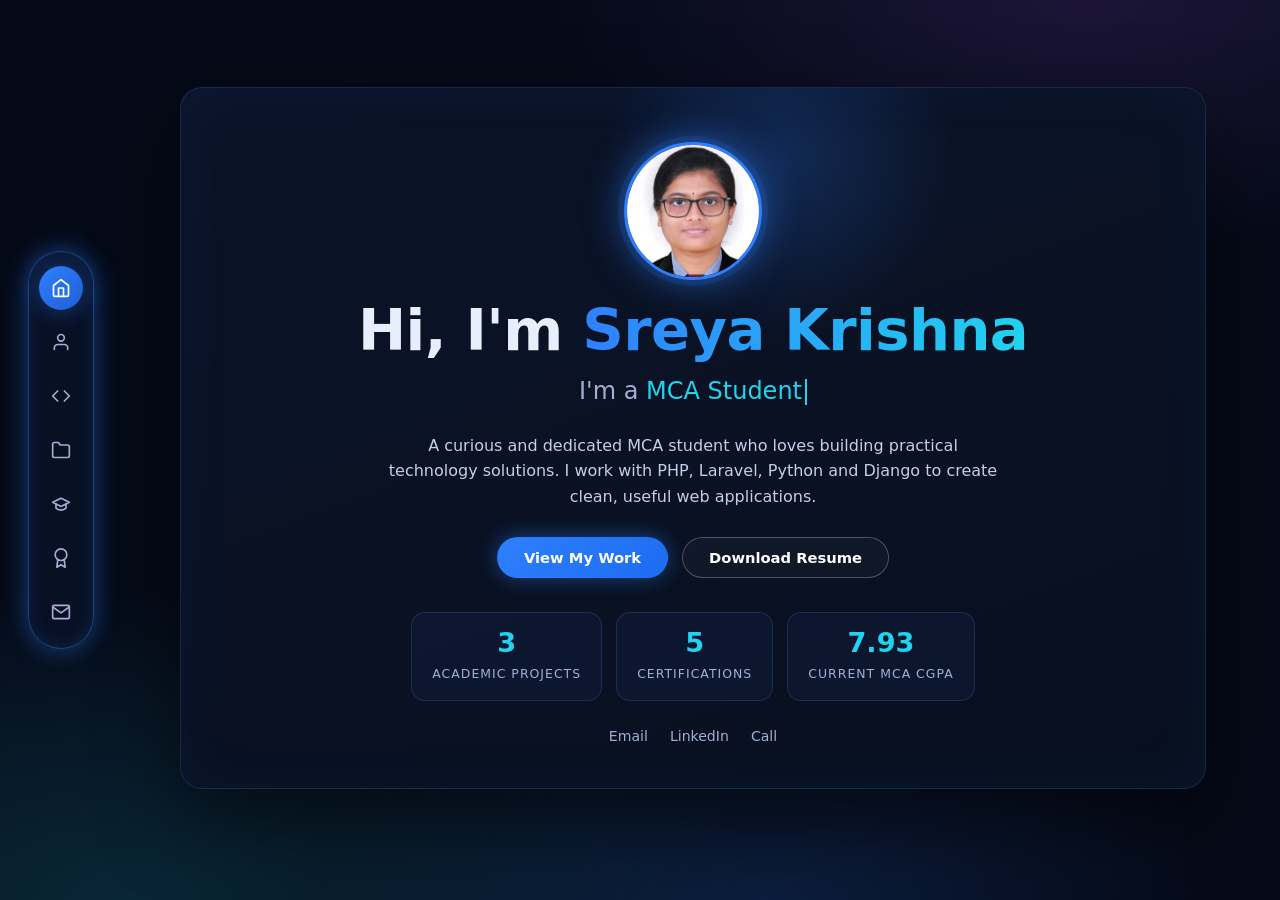
<file: index.html>
<!DOCTYPE html>
<html lang="en">
<head>
  <meta charset="UTF-8">
  <meta name="viewport" content="width=device-width, initial-scale=1">
  <title>Sreya Krishna | MCA Student & Aspiring Software Developer</title>
  <meta name="description" content="Portfolio of Sreya Krishna, an MCA student building practical web solutions with PHP, Laravel, Python and Django.">
  <link rel="icon" type="image/svg+xml" href="Assets/images/favicon.svg">
  <link rel="stylesheet" href="Assets/css/base.css">
  <link rel="stylesheet" href="Assets/css/index.css">
</head>
<body data-page="home">
  <div class="bg-glow"></div>
  <nav id="dock"></nav>

  <main class="stage">
    <section class="panel hero">
      <div class="avatar"><img src="Assets/images/sreya.jpg" alt="Portrait of Sreya Krishna"></div>

      <h1>Hi, I'm <span class="accent-grad">Sreya Krishna</span></h1>
      <p class="role">I'm a <span id="typed" class="typed"></span><span class="caret"></span></p>

      <p class="intro">
        A curious and dedicated MCA student who loves building practical technology solutions.
        I work with PHP, Laravel, Python and Django to create clean, useful web applications.
      </p>

      <div class="actions">
        <a href="projects.html" class="btn btn-primary">View My Work</a>
        <a href="Assets/documents/Sreya_Krishna_Resume.pdf" class="btn btn-ghost" download>Download Resume</a>
      </div>

      <ul class="stats">
        <li><strong data-count="3">0</strong><span>Academic Projects</span></li>
        <li><strong data-count="5">0</strong><span>Certifications</span></li>
        <li><strong data-count="8.24" data-decimals="2">0</strong><span>Current MCA CGPA</span></li>
      </ul>

      <div class="social">
        <a href="mailto:sreyakrishna26@gmail.com" aria-label="Email">Email</a>
        <a href="https://linkedin.com/in/sreya-krishna90869a352" target="_blank" rel="noopener" aria-label="LinkedIn">LinkedIn</a>
        <a href="tel:+917907411485" aria-label="Phone">Call</a>
      </div>
    </section>
  </main>

  <script src="Assets/js/common.js"></script>
  <script src="Assets/js/index.js"></script>
</body>
</html>
</file>
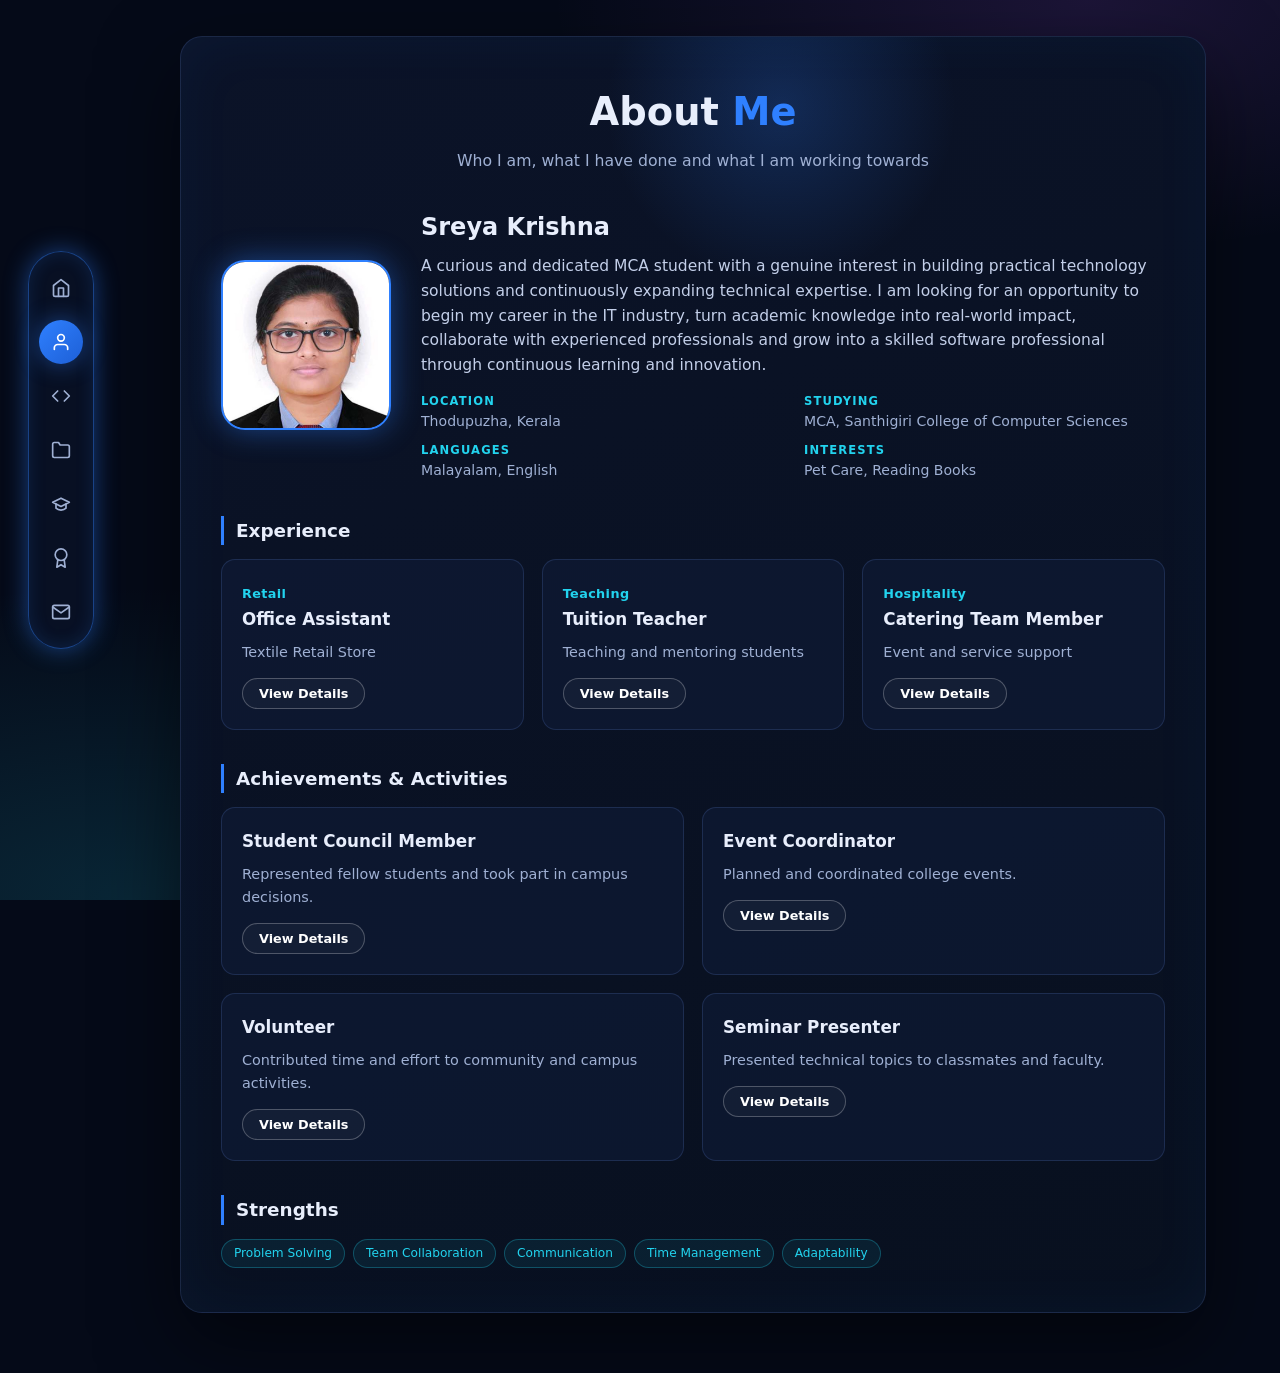
<file: about.html>
<!DOCTYPE html>
<html lang="en">
<head>
  <meta charset="UTF-8">
  <meta name="viewport" content="width=device-width, initial-scale=1">
  <title>About | Sreya Krishna</title>
  <link rel="icon" type="image/svg+xml" href="Assets/images/favicon.svg">
  <link rel="stylesheet" href="Assets/css/base.css">
  <link rel="stylesheet" href="Assets/css/about.css">
</head>
<body data-page="about">
  <div class="bg-glow"></div>
  <nav id="dock"></nav>

  <main class="stage">
    <section class="panel">
      <div class="page-head">
        <h2>About <span>Me</span></h2>
        <p>Who I am, what I have done and what I am working towards</p>
      </div>

      <div class="about-top reveal">
        <div class="about-photo"><img src="Assets/images/sreya.jpg" alt="Sreya Krishna"></div>
        <div>
          <h3>Sreya Krishna</h3>
          <p class="lead">
            A curious and dedicated MCA student with a genuine interest in building practical technology
            solutions and continuously expanding technical expertise. I am looking for an opportunity to begin
            my career in the IT industry, turn academic knowledge into real-world impact, collaborate with
            experienced professionals and grow into a skilled software professional through continuous
            learning and innovation.
          </p>
          <ul class="facts">
            <li><b>Location</b> Thodupuzha, Kerala</li>
            <li><b>Studying</b> MCA, Santhigiri College of Computer Sciences</li>
            <li><b>Languages</b> Malayalam, English</li>
            <li><b>Interests</b> Pet Care, Reading Books</li>
          </ul>
        </div>
      </div>

      <h3 class="block-title reveal">Experience</h3>
      <div class="grid grid-3">
        <article class="card reveal">
          <span class="meta">Retail</span>
          <h3>Office Assistant</h3>
          <p>Textile Retail Store</p>
          <button class="btn btn-ghost btn-sm" data-detail="office">View Details</button>
        </article>
        <article class="card reveal">
          <span class="meta">Teaching</span>
          <h3>Tuition Teacher</h3>
          <p>Teaching and mentoring students</p>
          <button class="btn btn-ghost btn-sm" data-detail="tuition">View Details</button>
        </article>
        <article class="card reveal">
          <span class="meta">Hospitality</span>
          <h3>Catering Team Member</h3>
          <p>Event and service support</p>
          <button class="btn btn-ghost btn-sm" data-detail="catering">View Details</button>
        </article>
      </div>

      <h3 class="block-title reveal">Achievements &amp; Activities</h3>
      <div class="grid grid-2">
        <article class="card reveal">
          <h3>Student Council Member</h3>
          <p>Represented fellow students and took part in campus decisions.</p>
          <button class="btn btn-ghost btn-sm" data-detail="council">View Details</button>
        </article>
        <article class="card reveal">
          <h3>Event Coordinator</h3>
          <p>Planned and coordinated college events.</p>
          <button class="btn btn-ghost btn-sm" data-detail="events">View Details</button>
        </article>
        <article class="card reveal">
          <h3>Volunteer</h3>
          <p>Contributed time and effort to community and campus activities.</p>
          <button class="btn btn-ghost btn-sm" data-detail="volunteer">View Details</button>
        </article>
        <article class="card reveal">
          <h3>Seminar Presenter</h3>
          <p>Presented technical topics to classmates and faculty.</p>
          <button class="btn btn-ghost btn-sm" data-detail="seminar">View Details</button>
        </article>
      </div>

      <h3 class="block-title reveal">Strengths</h3>
      <div class="chips reveal">
        <span class="chip">Problem Solving</span>
        <span class="chip">Team Collaboration</span>
        <span class="chip">Communication</span>
        <span class="chip">Time Management</span>
        <span class="chip">Adaptability</span>
      </div>
    </section>
  </main>

  <script src="Assets/js/common.js"></script>
  <script src="Assets/js/about.js"></script>
</body>
</html>
</file>
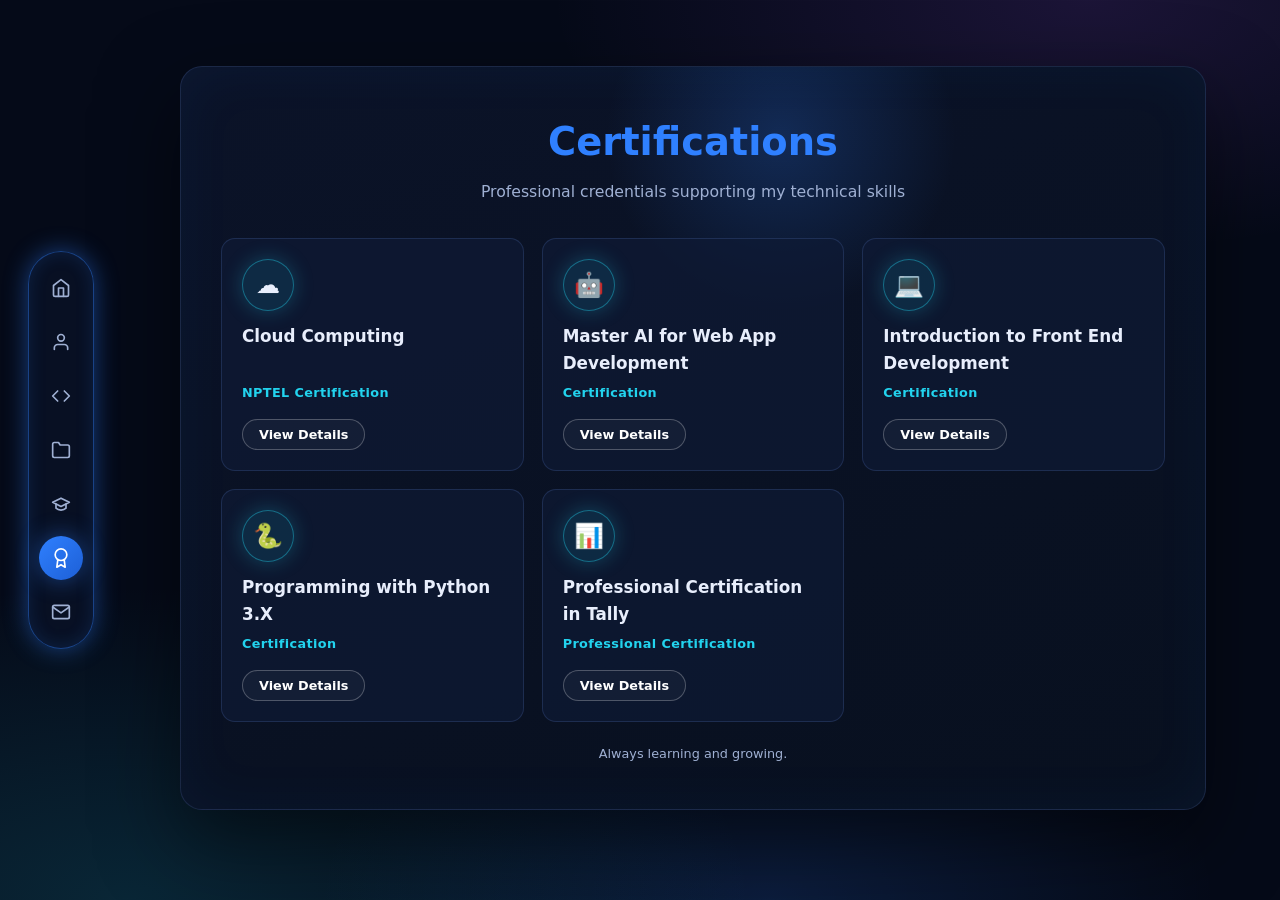
<file: certifications.html>
<!DOCTYPE html>
<html lang="en">
<head>
  <meta charset="UTF-8">
  <meta name="viewport" content="width=device-width, initial-scale=1">
  <title>Certifications | Sreya Krishna</title>
  <link rel="icon" type="image/svg+xml" href="Assets/images/favicon.svg">
  <link rel="stylesheet" href="Assets/css/base.css">
  <link rel="stylesheet" href="Assets/css/certifications.css">
</head>
<body data-page="certs">
  <div class="bg-glow"></div>
  <nav id="dock"></nav>

  <main class="stage">
    <section class="panel">
      <div class="page-head">
        <h2><span>Certifications</span></h2>
        <p>Professional credentials supporting my technical skills</p>
      </div>

      <div class="grid grid-3">
        <article class="card cert reveal">
          <div class="badge">&#9729;</div>
          <h3>Cloud Computing</h3>
          <span class="meta">NPTEL Certification</span>
          <button class="btn btn-ghost btn-sm" data-detail="cloud">View Details</button>
        </article>
        <article class="card cert reveal">
          <div class="badge">&#129302;</div>
          <h3>Master AI for Web App Development</h3>
          <span class="meta">Certification</span>
          <button class="btn btn-ghost btn-sm" data-detail="ai">View Details</button>
        </article>
        <article class="card cert reveal">
          <div class="badge">&#128187;</div>
          <h3>Introduction to Front End Development</h3>
          <span class="meta">Certification</span>
          <button class="btn btn-ghost btn-sm" data-detail="frontend">View Details</button>
        </article>
        <article class="card cert reveal">
          <div class="badge">&#128013;</div>
          <h3>Programming with Python 3.X</h3>
          <span class="meta">Certification</span>
          <button class="btn btn-ghost btn-sm" data-detail="python">View Details</button>
        </article>
        <article class="card cert reveal">
          <div class="badge">&#128202;</div>
          <h3>Professional Certification in Tally</h3>
          <span class="meta">Professional Certification</span>
          <button class="btn btn-ghost btn-sm" data-detail="tally">View Details</button>
        </article>
      </div>

      <p class="footer-note">Always learning and growing.</p>
    </section>
  </main>

  <script src="Assets/js/common.js"></script>
  <script src="Assets/js/certifications.js"></script>
</body>
</html>
</file>
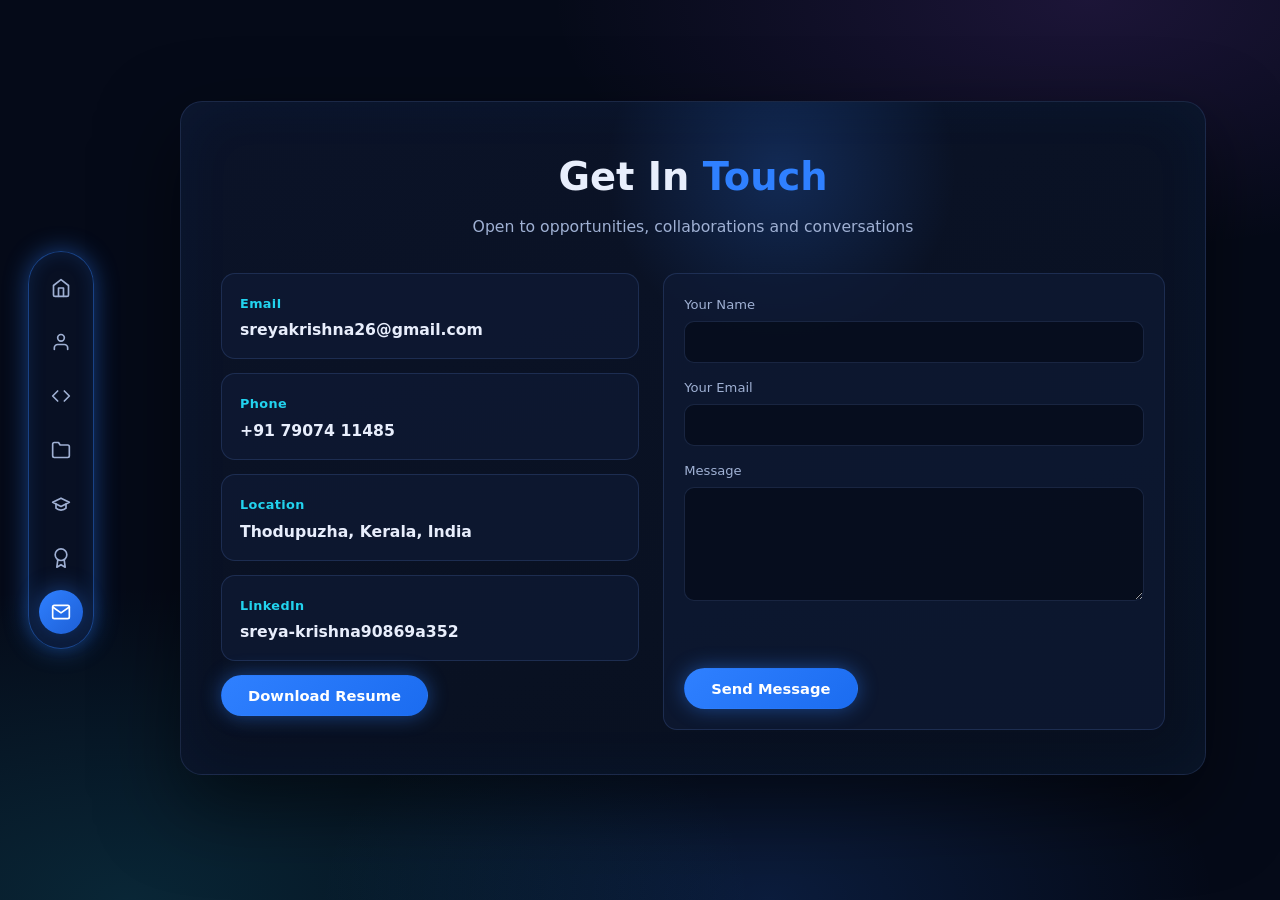
<file: contact.html>
<!DOCTYPE html>
<html lang="en">
<head>
  <meta charset="UTF-8">
  <meta name="viewport" content="width=device-width, initial-scale=1">
  <title>Contact | Sreya Krishna</title>
  <link rel="icon" type="image/svg+xml" href="Assets/images/favicon.svg">
  <link rel="stylesheet" href="Assets/css/base.css">
  <link rel="stylesheet" href="Assets/css/contact.css">
</head>
<body data-page="contact">
  <div class="bg-glow"></div>
  <nav id="dock"></nav>

  <main class="stage">
    <section class="panel">
      <div class="page-head">
        <h2>Get In <span>Touch</span></h2>
        <p>Open to opportunities, collaborations and conversations</p>
      </div>

      <div class="contact-grid">
        <div class="info">
          <a class="card item reveal" href="mailto:sreyakrishna26@gmail.com">
            <span class="meta">Email</span><strong>sreyakrishna26@gmail.com</strong>
          </a>
          <a class="card item reveal" href="tel:+917907411485">
            <span class="meta">Phone</span><strong>+91 79074 11485</strong>
          </a>
          <div class="card item reveal">
            <span class="meta">Location</span><strong>Thodupuzha, Kerala, India</strong>
          </div>
          <a class="card item reveal" href="https://linkedin.com/in/sreya-krishna90869a352" target="_blank" rel="noopener">
            <span class="meta">LinkedIn</span><strong>sreya-krishna90869a352</strong>
          </a>
          <a class="btn btn-primary reveal" href="Assets/documents/Sreya_Krishna_Resume.pdf" download>Download Resume</a>
        </div>

        <form id="contact-form" class="card form reveal" novalidate>
          <label>Your Name
            <input type="text" id="name" name="name" required autocomplete="name">
          </label>
          <label>Your Email
            <input type="email" id="email" name="email" required autocomplete="email">
          </label>
          <label>Message
            <textarea id="message" name="message" rows="5" required></textarea>
          </label>
          <p id="form-status" class="status" role="status"></p>
          <button type="submit" class="btn btn-primary">Send Message</button>
        </form>
      </div>
    </section>
  </main>

  <script src="Assets/js/common.js"></script>
  <script src="Assets/js/contact.js"></script>
</body>
</html>
</file>
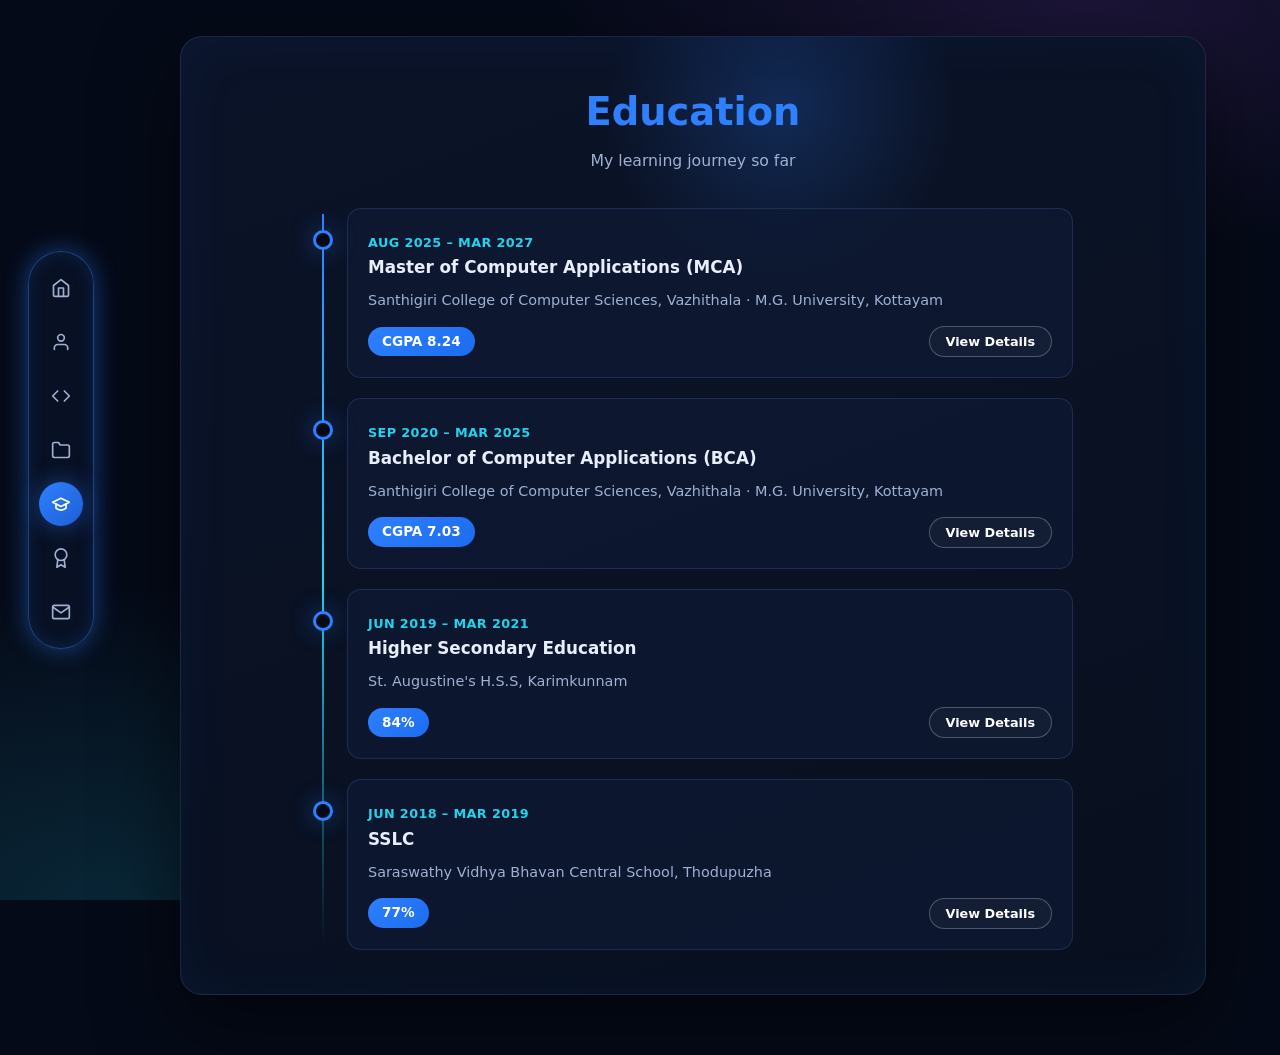
<file: education.html>
<!DOCTYPE html>
<html lang="en">
<head>
  <meta charset="UTF-8">
  <meta name="viewport" content="width=device-width, initial-scale=1">
  <title>Education | Sreya Krishna</title>
  <link rel="icon" type="image/svg+xml" href="Assets/images/favicon.svg">
  <link rel="stylesheet" href="Assets/css/base.css">
  <link rel="stylesheet" href="Assets/css/education.css">
</head>
<body data-page="education">
  <div class="bg-glow"></div>
  <nav id="dock"></nav>

  <main class="stage">
    <section class="panel">
      <div class="page-head">
        <h2><span>Education</span></h2>
        <p>My learning journey so far</p>
      </div>

      <ol class="timeline">
        <li class="reveal">
          <span class="dot"></span>
          <article class="card">
            <span class="meta">AUG 2025 – MAR 2027</span>
            <h3>Master of Computer Applications (MCA)</h3>
            <p>Santhigiri College of Computer Sciences, Vazhithala · M.G. University, Kottayam</p>
            <div class="row"><span class="score">CGPA 8.24</span><button class="btn btn-ghost btn-sm" data-detail="mca">View Details</button></div>
          </article>
        </li>
        <li class="reveal">
          <span class="dot"></span>
          <article class="card">
            <span class="meta">SEP 2020 – MAR 2025</span>
            <h3>Bachelor of Computer Applications (BCA)</h3>
            <p>Santhigiri College of Computer Sciences, Vazhithala · M.G. University, Kottayam</p>
            <div class="row"><span class="score">CGPA 7.03</span><button class="btn btn-ghost btn-sm" data-detail="bca">View Details</button></div>
          </article>
        </li>
        <li class="reveal">
          <span class="dot"></span>
          <article class="card">
            <span class="meta">JUN 2019 – MAR 2021</span>
            <h3>Higher Secondary Education</h3>
            <p>St. Augustine's H.S.S, Karimkunnam</p>
            <div class="row"><span class="score">84%</span><button class="btn btn-ghost btn-sm" data-detail="hss">View Details</button></div>
          </article>
        </li>
        <li class="reveal">
          <span class="dot"></span>
          <article class="card">
            <span class="meta">JUN 2018 – MAR 2019</span>
            <h3>SSLC</h3>
            <p>Saraswathy Vidhya Bhavan Central School, Thodupuzha</p>
            <div class="row"><span class="score">77%</span><button class="btn btn-ghost btn-sm" data-detail="sslc">View Details</button></div>
          </article>
        </li>
      </ol>
    </section>
  </main>

  <script src="Assets/js/common.js"></script>
  <script src="Assets/js/education.js"></script>
</body>
</html>
</file>
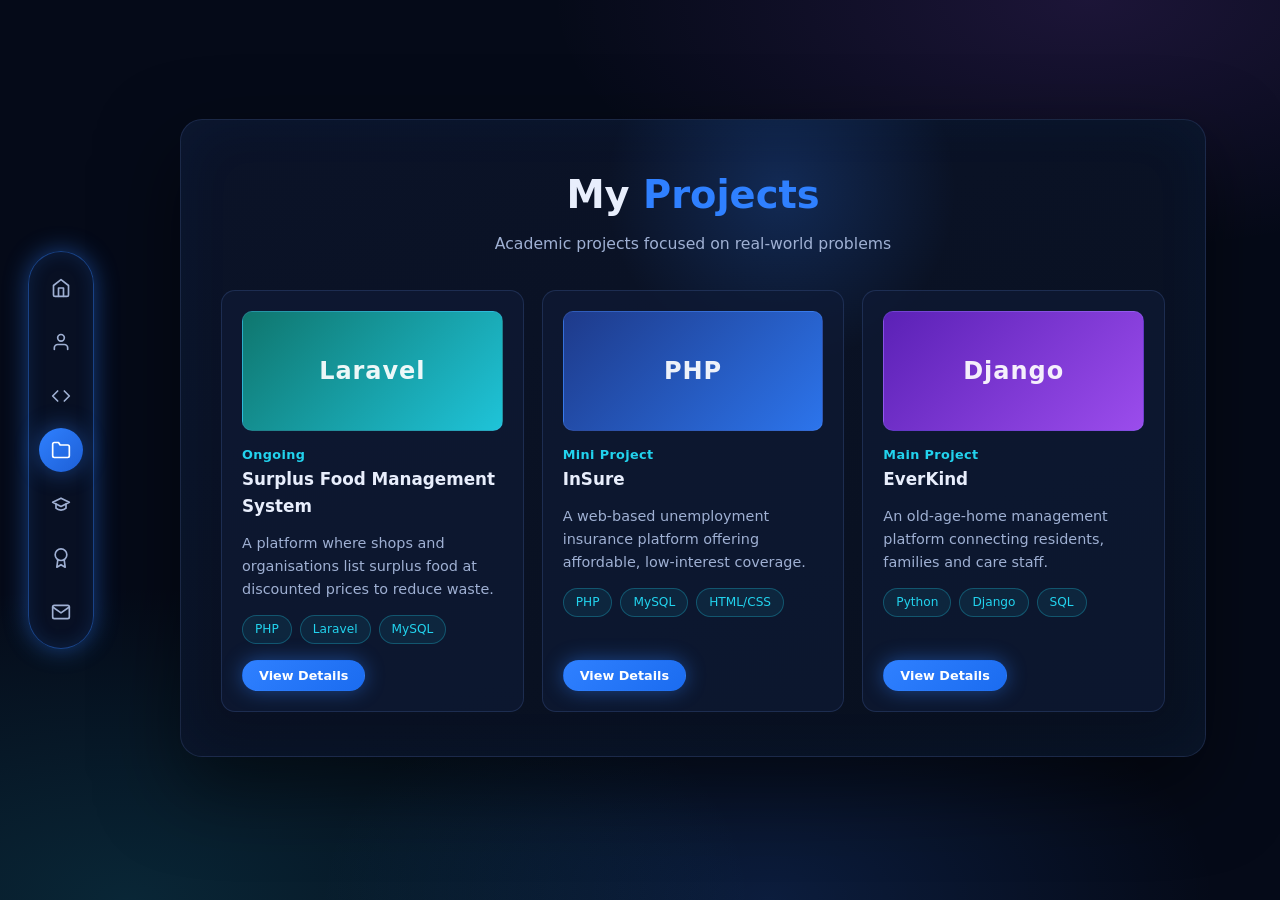
<file: projects.html>
<!DOCTYPE html>
<html lang="en">
<head>
  <meta charset="UTF-8">
  <meta name="viewport" content="width=device-width, initial-scale=1">
  <title>Projects | Sreya Krishna</title>
  <link rel="icon" type="image/svg+xml" href="Assets/images/favicon.svg">
  <link rel="stylesheet" href="Assets/css/base.css">
  <link rel="stylesheet" href="Assets/css/projects.css">
</head>
<body data-page="projects">
  <div class="bg-glow"></div>
  <nav id="dock"></nav>

  <main class="stage">
    <section class="panel">
      <div class="page-head">
        <h2>My <span>Projects</span></h2>
        <p>Academic projects focused on real-world problems</p>
      </div>

      <div class="grid grid-3">
        <article class="card project reveal">
          <div class="thumb t1"><span>Laravel</span></div>
          <span class="meta">Ongoing</span>
          <h3>Surplus Food Management System</h3>
          <p>A platform where shops and organisations list surplus food at discounted prices to reduce waste.</p>
          <div class="chips"><span class="chip">PHP</span><span class="chip">Laravel</span><span class="chip">MySQL</span></div>
          <button class="btn btn-primary btn-sm" data-detail="surplus">View Details</button>
        </article>

        <article class="card project reveal">
          <div class="thumb t2"><span>PHP</span></div>
          <span class="meta">Mini Project</span>
          <h3>InSure</h3>
          <p>A web-based unemployment insurance platform offering affordable, low-interest coverage.</p>
          <div class="chips"><span class="chip">PHP</span><span class="chip">MySQL</span><span class="chip">HTML/CSS</span></div>
          <button class="btn btn-primary btn-sm" data-detail="insure">View Details</button>
        </article>

        <article class="card project reveal">
          <div class="thumb t3"><span>Django</span></div>
          <span class="meta">Main Project</span>
          <h3>EverKind</h3>
          <p>An old-age-home management platform connecting residents, families and care staff.</p>
          <div class="chips"><span class="chip">Python</span><span class="chip">Django</span><span class="chip">SQL</span></div>
          <button class="btn btn-primary btn-sm" data-detail="everkind">View Details</button>
        </article>
      </div>
    </section>
  </main>

  <script src="Assets/js/common.js"></script>
  <script src="Assets/js/projects.js"></script>
</body>
</html>
</file>
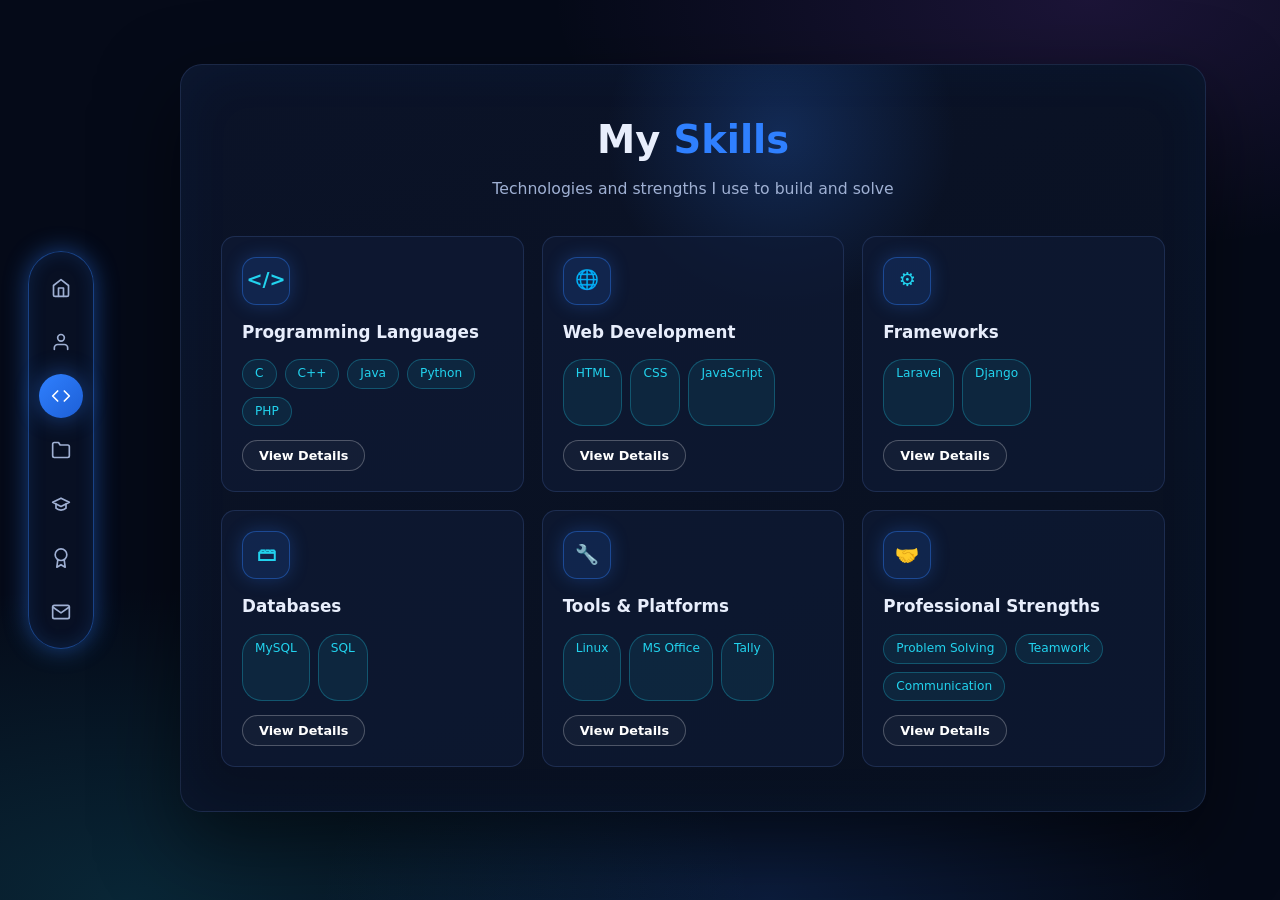
<file: skills.html>
<!DOCTYPE html>
<html lang="en">
<head>
  <meta charset="UTF-8">
  <meta name="viewport" content="width=device-width, initial-scale=1">
  <title>Skills | Sreya Krishna</title>
  <link rel="icon" type="image/svg+xml" href="Assets/images/favicon.svg">
  <link rel="stylesheet" href="Assets/css/base.css">
  <link rel="stylesheet" href="Assets/css/skills.css">
</head>
<body data-page="skills">
  <div class="bg-glow"></div>
  <nav id="dock"></nav>

  <main class="stage">
    <section class="panel">
      <div class="page-head">
        <h2>My <span>Skills</span></h2>
        <p>Technologies and strengths I use to build and solve</p>
      </div>

      <div class="grid grid-3">
        <article class="card skill-card reveal">
          <div class="icon">&lt;/&gt;</div>
          <h3>Programming Languages</h3>
          <div class="chips"><span class="chip">C</span><span class="chip">C++</span><span class="chip">Java</span><span class="chip">Python</span><span class="chip">PHP</span></div>
          <button class="btn btn-ghost btn-sm" data-detail="languages">View Details</button>
        </article>

        <article class="card skill-card reveal">
          <div class="icon">&#127760;</div>
          <h3>Web Development</h3>
          <div class="chips"><span class="chip">HTML</span><span class="chip">CSS</span><span class="chip">JavaScript</span></div>
          <button class="btn btn-ghost btn-sm" data-detail="web">View Details</button>
        </article>

        <article class="card skill-card reveal">
          <div class="icon">&#9881;</div>
          <h3>Frameworks</h3>
          <div class="chips"><span class="chip">Laravel</span><span class="chip">Django</span></div>
          <button class="btn btn-ghost btn-sm" data-detail="frameworks">View Details</button>
        </article>

        <article class="card skill-card reveal">
          <div class="icon">&#128451;</div>
          <h3>Databases</h3>
          <div class="chips"><span class="chip">MySQL</span><span class="chip">SQL</span></div>
          <button class="btn btn-ghost btn-sm" data-detail="database">View Details</button>
        </article>

        <article class="card skill-card reveal">
          <div class="icon">&#128295;</div>
          <h3>Tools &amp; Platforms</h3>
          <div class="chips"><span class="chip">Linux</span><span class="chip">MS Office</span><span class="chip">Tally</span></div>
          <button class="btn btn-ghost btn-sm" data-detail="tools">View Details</button>
        </article>

        <article class="card skill-card reveal">
          <div class="icon">&#129309;</div>
          <h3>Professional Strengths</h3>
          <div class="chips"><span class="chip">Problem Solving</span><span class="chip">Teamwork</span><span class="chip">Communication</span></div>
          <button class="btn btn-ghost btn-sm" data-detail="strengths">View Details</button>
        </article>
      </div>
    </section>
  </main>

  <script src="Assets/js/common.js"></script>
  <script src="Assets/js/skills.js"></script>
</body>
</html>
</file>
<file: Assets/css/base.css>
/* =========================================================
   EVO PORTFOLIO — Shared base styles
   Theme, layout, dock navigation, buttons, cards, modal
   ========================================================= */
:root {
  --bg: #050a18;
  --panel: #0b1328;
  --panel-2: #0f1a36;
  --line: rgba(120, 160, 255, 0.16);
  --text: #e8eefc;
  --muted: #9fb0d3;
  --blue: #2f80ff;
  --cyan: #22d3ee;
  --glow: 0 0 24px rgba(47, 128, 255, 0.45);
  --radius: 18px;
  --font: "Segoe UI", "Inter", system-ui, -apple-system, Roboto, Arial, sans-serif;
}

* { box-sizing: border-box; margin: 0; padding: 0; }
html { scroll-behavior: smooth; }

body {
  font-family: var(--font);
  background: var(--bg);
  color: var(--text);
  min-height: 100vh;
  line-height: 1.6;
  overflow-x: hidden;
}

/* Ambient glow background */
.bg-glow {
  position: fixed; inset: 0; z-index: -1; pointer-events: none;
  background:
    radial-gradient(60vw 40vh at 85% 0%, rgba(168, 85, 247, 0.14), transparent 70%),
    radial-gradient(70vw 50vh at 10% 100%, rgba(34, 211, 238, 0.14), transparent 70%),
    radial-gradient(50vw 40vh at 60% 100%, rgba(47, 128, 255, 0.16), transparent 70%),
    var(--bg);
}

a { color: inherit; text-decoration: none; }
ul { list-style: none; }
img { max-width: 100%; display: block; }

/* ---------- Layout ---------- */
.stage {
  max-width: 1180px;
  margin: 0 auto;
  padding: 36px 24px 60px 130px;
  min-height: 100vh;
  display: flex;
  flex-direction: column;
  justify-content: center;
}

.panel {
  position: relative;
  background: linear-gradient(160deg, var(--panel), #08101f);
  border: 1px solid var(--line);
  border-radius: 22px;
  padding: 44px 40px;
  box-shadow: 0 30px 80px rgba(0, 0, 0, 0.5), inset 0 0 60px rgba(47, 128, 255, 0.05);
  overflow: hidden;
}
.panel::before {
  content: ""; position: absolute; width: 380px; height: 380px; border-radius: 50%;
  top: -120px; left: 40%; background: radial-gradient(circle, rgba(47, 128, 255, 0.22), transparent 65%);
  pointer-events: none;
}
.panel > * { position: relative; }

.page-head { text-align: center; margin-bottom: 34px; }
.page-head h2 { font-size: clamp(1.8rem, 3.5vw, 2.4rem); font-weight: 700; }
.page-head h2 span, .accent { color: var(--blue); }
.page-head p { color: var(--muted); margin-top: 6px; font-size: 0.98rem; }

/* ---------- Dock navigation ---------- */
.dock {
  position: fixed; left: 28px; top: 50%; transform: translateY(-50%);
  display: flex; flex-direction: column; gap: 10px; padding: 14px 10px;
  background: rgba(10, 18, 38, 0.85); backdrop-filter: blur(10px);
  border: 1px solid rgba(47, 128, 255, 0.45); border-radius: 40px;
  box-shadow: var(--glow), inset 0 0 18px rgba(47, 128, 255, 0.15);
  z-index: 50;
}
.dock a {
  position: relative; width: 44px; height: 44px; display: grid; place-items: center;
  border-radius: 50%; color: var(--muted); transition: 0.25s;
}
.dock a svg { width: 20px; height: 20px; fill: none; stroke: currentColor; stroke-width: 2; stroke-linecap: round; stroke-linejoin: round; }
.dock a:hover { color: #fff; background: rgba(47, 128, 255, 0.2); }
.dock a.active { color: #fff; background: linear-gradient(135deg, var(--blue), #1d5fd6); box-shadow: var(--glow); }
.dock a::after {
  content: attr(data-label); position: absolute; left: 58px; padding: 4px 10px; font-size: 0.78rem;
  background: var(--panel-2); border: 1px solid var(--line); border-radius: 8px; white-space: nowrap;
  opacity: 0; transform: translateX(-6px); pointer-events: none; transition: 0.2s;
}
.dock a:hover::after { opacity: 1; transform: none; }

/* ---------- Buttons ---------- */
.btn {
  display: inline-flex; align-items: center; justify-content: center; gap: 8px;
  padding: 11px 26px; border-radius: 40px; font: 600 0.92rem var(--font);
  cursor: pointer; transition: 0.25s; border: 1px solid transparent; color: #fff;
}
.btn-primary { background: linear-gradient(135deg, var(--blue), #1b6cf0); box-shadow: 0 0 20px rgba(47, 128, 255, 0.45); }
.btn-primary:hover { transform: translateY(-2px); box-shadow: 0 0 30px rgba(47, 128, 255, 0.7); }
.btn-ghost { background: rgba(255, 255, 255, 0.03); border-color: rgba(255, 255, 255, 0.25); }
.btn-ghost:hover { border-color: var(--cyan); color: var(--cyan); transform: translateY(-2px); }
.btn-sm { padding: 7px 16px; font-size: 0.8rem; }

/* ---------- Cards, chips ---------- */
.card {
  background: rgba(15, 26, 54, 0.7); border: 1px solid var(--line); border-radius: 14px;
  padding: 20px; transition: 0.3s;
}
.card:hover { border-color: rgba(47, 128, 255, 0.55); box-shadow: 0 0 26px rgba(47, 128, 255, 0.18); transform: translateY(-3px); }
.card h3 { font-size: 1.05rem; margin-bottom: 4px; }
.card .meta { color: var(--cyan); font-size: 0.8rem; font-weight: 600; letter-spacing: 0.03em; }
.card p { color: var(--muted); font-size: 0.9rem; margin: 8px 0 14px; }

.chips { display: flex; flex-wrap: wrap; gap: 8px; }
.chip {
  padding: 4px 12px; font-size: 0.76rem; border-radius: 20px; color: var(--cyan);
  background: rgba(34, 211, 238, 0.08); border: 1px solid rgba(34, 211, 238, 0.28);
}

.grid { display: grid; gap: 18px; }
.grid-2 { grid-template-columns: repeat(2, 1fr); }
.grid-3 { grid-template-columns: repeat(3, 1fr); }

/* ---------- Modal ---------- */
.modal-backdrop {
  position: fixed; inset: 0; background: rgba(2, 5, 14, 0.78); backdrop-filter: blur(6px);
  display: none; align-items: center; justify-content: center; padding: 20px; z-index: 100;
}
.modal-backdrop.open { display: flex; animation: fade 0.25s ease; }
.modal {
  width: min(640px, 100%); max-height: 86vh; overflow-y: auto; position: relative;
  background: linear-gradient(160deg, var(--panel-2), var(--panel));
  border: 1px solid rgba(47, 128, 255, 0.5); border-radius: 20px; padding: 32px;
  box-shadow: var(--glow), 0 30px 80px rgba(0, 0, 0, 0.6);
  animation: pop 0.3s ease;
}
.modal h3 { font-size: 1.4rem; }
.modal .sub { color: var(--cyan); font-size: 0.88rem; margin: 2px 0 14px; font-weight: 600; }
.modal p { color: var(--muted); margin-bottom: 14px; }
.modal h4 { font-size: 0.82rem; text-transform: uppercase; letter-spacing: 0.1em; color: var(--blue); margin: 16px 0 8px; }
.modal ul.points { list-style: none; display: grid; gap: 8px; margin-bottom: 14px; }
.modal ul.points li { position: relative; padding-left: 22px; color: #cdd8f2; font-size: 0.93rem; }
.modal ul.points li::before { content: "▹"; position: absolute; left: 0; color: var(--cyan); }
.modal-close {
  position: absolute; top: 14px; right: 14px; width: 34px; height: 34px; border-radius: 50%;
  border: 1px solid var(--line); background: transparent; color: var(--text); font-size: 1.2rem; cursor: pointer;
}
.modal-close:hover { border-color: var(--cyan); color: var(--cyan); }
@keyframes fade { from { opacity: 0; } to { opacity: 1; } }
@keyframes pop { from { opacity: 0; transform: translateY(14px) scale(0.97); } to { opacity: 1; transform: none; } }

/* ---------- Scroll to top ---------- */
.to-top {
  position: fixed; right: 26px; bottom: 26px; width: 44px; height: 44px; border-radius: 50%;
  display: grid; place-items: center; border: none; cursor: pointer; color: #fff; z-index: 60;
  background: linear-gradient(135deg, var(--blue), #1b6cf0); box-shadow: var(--glow);
  opacity: 0; pointer-events: none; transition: 0.3s;
}
.to-top.show { opacity: 1; pointer-events: auto; }
.to-top svg { width: 20px; height: 20px; fill: none; stroke: currentColor; stroke-width: 2.4; stroke-linecap: round; stroke-linejoin: round; }

.footer-note { text-align: center; color: var(--muted); font-size: 0.8rem; margin-top: 22px; }

/* ---------- Reveal animation ---------- */
.reveal { opacity: 0; transform: translateY(18px); transition: 0.6s ease; }
.reveal.in { opacity: 1; transform: none; }

/* ---------- Responsive ---------- */
@media (max-width: 900px) {
  .grid-3 { grid-template-columns: repeat(2, 1fr); }
}
@media (max-width: 720px) {
  .stage { padding: 20px 14px 110px; justify-content: flex-start; }
  .panel { padding: 30px 20px; }
  .grid-2, .grid-3 { grid-template-columns: 1fr; }
  .dock {
    left: 50%; top: auto; bottom: 14px; transform: translateX(-50%);
    flex-direction: row; gap: 4px; padding: 8px 10px; max-width: calc(100vw - 20px);
  }
  .dock a { width: 38px; height: 38px; }
  .dock a::after { display: none; }
  .to-top { bottom: 82px; right: 16px; }
}
@media (prefers-reduced-motion: reduce) {
  * { animation: none !important; transition: none !important; }
  .reveal { opacity: 1; transform: none; }
}
</file>
<file: Assets/css/index.css>
/* Home page */
.hero { text-align: center; padding: 54px 40px 40px; }

.avatar {
  width: 138px; height: 138px; margin: 0 auto 18px; border-radius: 50%; overflow: hidden;
  border: 3px solid var(--blue); box-shadow: 0 0 0 6px rgba(47, 128, 255, 0.12), 0 0 38px rgba(47, 128, 255, 0.6);
  animation: float 5s ease-in-out infinite;
}
.avatar img { width: 100%; height: 100%; object-fit: cover; }

.hero h1 { font-size: clamp(2.2rem, 6vw, 3.6rem); font-weight: 800; letter-spacing: -0.01em; line-height: 1.15; }
.accent-grad { background: linear-gradient(90deg, var(--blue), var(--cyan)); -webkit-background-clip: text; background-clip: text; color: transparent; }

.role { font-size: clamp(1.1rem, 2.6vw, 1.5rem); color: var(--muted); margin-top: 8px; font-weight: 300; }
.typed { color: var(--cyan); font-weight: 500; }
.caret { display: inline-block; width: 2px; height: 1.1em; background: var(--cyan); margin-left: 3px; vertical-align: text-bottom; animation: blink 1s steps(1) infinite; }

.intro { max-width: 620px; margin: 22px auto 28px; color: #c3cfe9; font-size: 1rem; }

.actions { display: flex; gap: 14px; justify-content: center; flex-wrap: wrap; }

.stats {
  display: flex; justify-content: center; gap: 14px; flex-wrap: wrap; margin: 34px 0 6px;
}
.stats li {
  min-width: 150px; padding: 14px 20px; border-radius: 14px;
  background: rgba(15, 26, 54, 0.7); border: 1px solid var(--line);
}
.stats strong { display: block; font-size: 1.7rem; color: var(--cyan); line-height: 1.2; }
.stats span { font-size: 0.78rem; color: var(--muted); text-transform: uppercase; letter-spacing: 0.08em; }

.social { margin-top: 24px; display: flex; gap: 22px; justify-content: center; font-size: 0.88rem; }
.social a { color: var(--muted); border-bottom: 1px solid transparent; transition: 0.2s; }
.social a:hover { color: var(--cyan); border-color: var(--cyan); }

@keyframes float { 0%, 100% { transform: translateY(0); } 50% { transform: translateY(-8px); } }
@keyframes blink { 50% { opacity: 0; } }
</file>
<file: Assets/css/about.css>
/* About page */
.about-top { display: grid; grid-template-columns: 170px 1fr; gap: 30px; align-items: center; margin-bottom: 14px; }
.about-photo {
  width: 170px; height: 170px; border-radius: 24px; overflow: hidden;
  border: 2px solid var(--blue); box-shadow: 0 0 30px rgba(47, 128, 255, 0.45);
}
.about-photo img { width: 100%; height: 100%; object-fit: cover; }
.about-top h3 { font-size: 1.5rem; }
.lead { color: #c3cfe9; margin: 8px 0 14px; font-size: 0.97rem; }

.facts { display: grid; grid-template-columns: repeat(2, 1fr); gap: 8px 22px; font-size: 0.88rem; color: var(--muted); }
.facts b { display: block; color: var(--cyan); font-size: 0.72rem; letter-spacing: 0.1em; text-transform: uppercase; }

.block-title {
  font-size: 1.15rem; margin: 34px 0 14px; padding-left: 12px; border-left: 3px solid var(--blue);
}

@media (max-width: 720px) {
  .about-top { grid-template-columns: 1fr; text-align: center; justify-items: center; }
  .facts { text-align: left; grid-template-columns: 1fr; }
}
</file>
<file: Assets/css/certifications.css>
/* Certifications page */
.cert { display: flex; flex-direction: column; align-items: flex-start; gap: 6px; }
.cert h3 { margin: 6px 0 0; flex: 1; }
.cert .meta { margin-bottom: 10px; }
.badge {
  width: 52px; height: 52px; border-radius: 50%; display: grid; place-items: center; font-size: 1.5rem;
  background: rgba(34, 211, 238, 0.1); border: 1px solid rgba(34, 211, 238, 0.4);
  box-shadow: 0 0 20px rgba(34, 211, 238, 0.25);
}
</file>
<file: Assets/css/contact.css>
/* Contact page */
.contact-grid { display: grid; grid-template-columns: 1fr 1.2fr; gap: 24px; align-items: start; }
.info { display: grid; gap: 14px; }
.item { display: block; padding: 16px 18px; }
.item strong { display: block; font-size: 0.98rem; margin-top: 2px; word-break: break-word; }
.info .btn { justify-self: start; }

.form { display: grid; gap: 14px; }
.form:hover { transform: none; }
.form label { display: grid; gap: 6px; font-size: 0.82rem; color: var(--muted); }
.form input, .form textarea {
  width: 100%; padding: 11px 14px; border-radius: 10px; font: 0.95rem var(--font); color: var(--text);
  background: rgba(5, 10, 24, 0.7); border: 1px solid var(--line); outline: none; transition: 0.2s; resize: vertical;
}
.form input:focus, .form textarea:focus { border-color: var(--blue); box-shadow: 0 0 0 3px rgba(47, 128, 255, 0.2); }
.form input.invalid, .form textarea.invalid { border-color: #f87171; }
.form .btn { justify-self: start; }
.status { min-height: 1.2em; font-size: 0.85rem; color: var(--cyan); }
.status.error { color: #f87171; }

@media (max-width: 860px) { .contact-grid { grid-template-columns: 1fr; } }
</file>
<file: Assets/css/education.css>
/* Education page */
.timeline { position: relative; display: grid; gap: 20px; padding-left: 34px; max-width: 760px; margin: 0 auto; }
.timeline::before {
  content: ""; position: absolute; left: 9px; top: 6px; bottom: 6px; width: 2px;
  background: linear-gradient(var(--blue), var(--cyan), transparent);
}
.timeline li { position: relative; list-style: none; }
.timeline .dot {
  position: absolute; left: -34px; top: 22px; width: 20px; height: 20px; border-radius: 50%;
  background: var(--bg); border: 3px solid var(--blue); box-shadow: var(--glow);
}
.row { display: flex; align-items: center; justify-content: space-between; gap: 12px; flex-wrap: wrap; }
.score {
  padding: 4px 14px; border-radius: 20px; font-weight: 700; font-size: 0.85rem; color: #fff;
  background: linear-gradient(135deg, var(--blue), #1b6cf0);
}
</file>
<file: Assets/css/projects.css>
/* Projects page */
.project { display: flex; flex-direction: column; align-items: flex-start; }
.project .chips { margin-bottom: 16px; flex: 1; align-content: flex-start; }
.project p { flex: 0; }

.thumb {
  width: 100%; height: 120px; border-radius: 10px; margin-bottom: 14px; display: grid; place-items: center;
  font-size: 1.5rem; font-weight: 800; letter-spacing: 0.04em; color: rgba(255, 255, 255, 0.92);
  border: 1px solid var(--line);
}
.t1 { background: linear-gradient(135deg, #0f766e, #22d3ee 120%); }
.t2 { background: linear-gradient(135deg, #1e3a8a, #2f80ff 120%); }
.t3 { background: linear-gradient(135deg, #5b21b6, #a855f7 120%); }
</file>
<file: Assets/css/skills.css>
/* Skills page */
.skill-card { display: flex; flex-direction: column; gap: 14px; align-items: flex-start; }
.skill-card h3 { margin: 0; }
.skill-card .chips { flex: 1; }
.skill-card .icon {
  width: 48px; height: 48px; border-radius: 14px; display: grid; place-items: center;
  font-size: 1.2rem; font-weight: 700; color: var(--cyan);
  background: rgba(47, 128, 255, 0.14); border: 1px solid rgba(47, 128, 255, 0.4);
  box-shadow: 0 0 18px rgba(47, 128, 255, 0.25);
}
</file>
